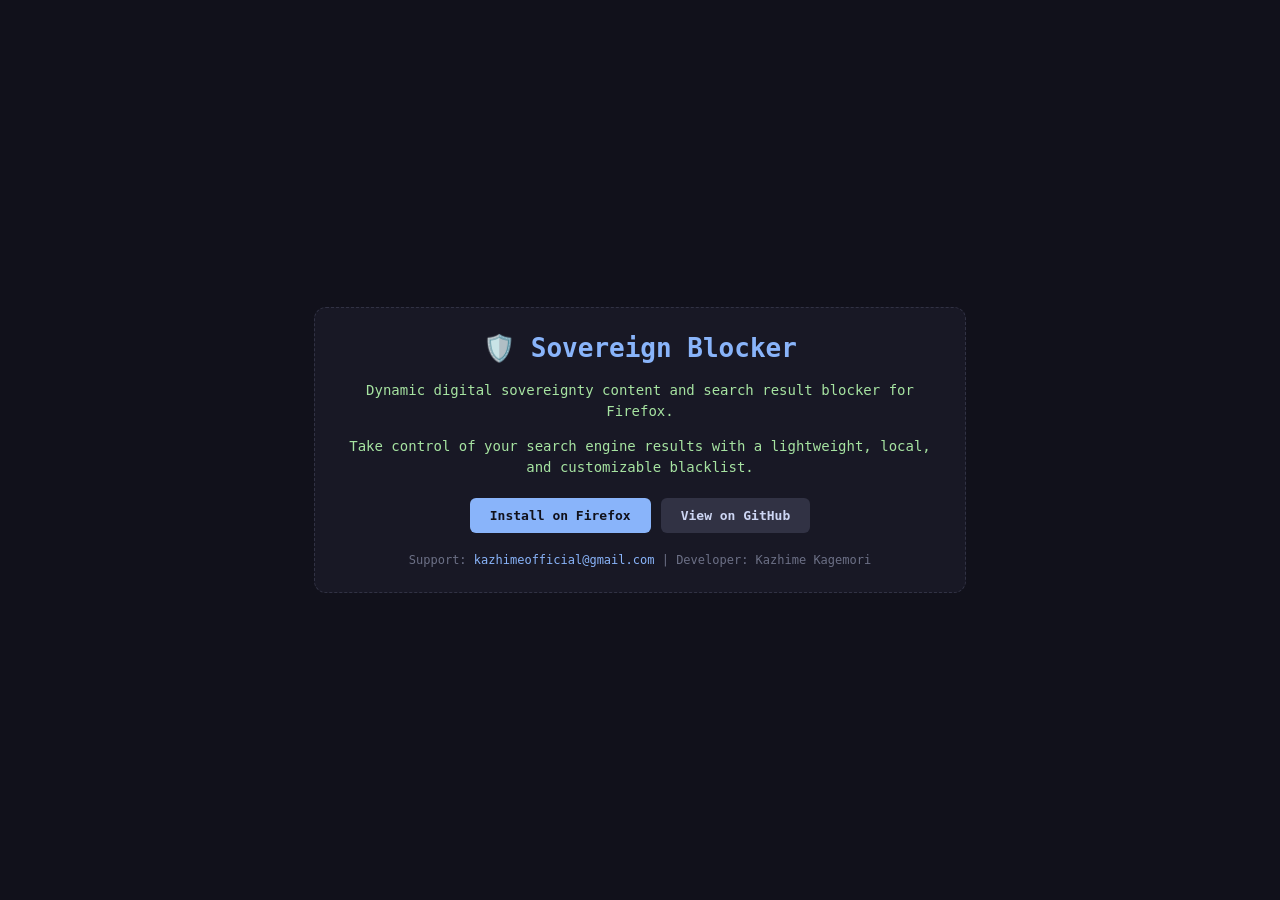
<file: index.html>
<!DOCTYPE html>
<html lang="en">
<head>
    <meta charset="UTF-8">
    <meta name="viewport" content="width=device-width, initial-scale=1.0">
    <title>Sovereign Blocker</title>
    <style>
        body {
            background-color: #11111b;
            color: #cdd6f4;
            font-family: monospace;
            display: flex;
            flex-direction: column;
            align-items: center;
            justify-content: center;
            height: 100vh;
            margin: 0;
        }
        .container {
            text-align: center;
            max-width: 600px;
            padding: 25px;
            border: 1px dashed #313244;
            border-radius: 12px;
            background: #181825;
        }
        h1 { color: #89b4fa; margin-top: 0; }
        p { color: #a6e3a1; font-size: 14px; line-height: 1.5; }
        .btn-group {
            margin-top: 20px;
            display: flex;
            gap: 10px;
            justify-content: center;
            flex-wrap: wrap;
        }
        .btn {
            display: inline-block;
            padding: 10px 20px;
            background: #89b4fa;
            color: #11111b;
            text-decoration: none;
            font-weight: bold;
            border-radius: 6px;
            transition: background 0.2s;
        }
        .btn:hover { background: #b4befe; }
        .btn-secondary {
            background: #313244;
            color: #cdd6f4;
        }
        .btn-secondary:hover { background: #45475a; }
        .footer {
            margin-top: 20px;
            font-size: 12px;
            color: #6c7086;
        }
        .footer a {
            color: #89b4fa;
            text-decoration: none;
        }
        .footer a:hover { text-decoration: underline; }
    </style>
</head>
<body>
    <div class="container">
        <h1>🛡️ Sovereign Blocker</h1>
        <p>Dynamic digital sovereignty content and search result blocker for Firefox.</p>
        <p>Take control of your search engine results with a lightweight, local, and customizable blacklist.</p>
        
        <div class="btn-group">
            <a class="btn" href="https://addons.mozilla.org/en-US/firefox/addon/sovereign-blocker/" target="_blank">Install on Firefox</a>
            <a class="btn btn-secondary" href="https://github.com/kazhimee/Sovereign-Blocker" target="_blank">View on GitHub</a>
        </div>

        <div class="footer">
            Support: <a href="mailto:kazhimeofficial@gmail.com">kazhimeofficial@gmail.com</a> | Developer: Kazhime Kagemori
        </div>
    </div>
</body>
</html>
</file>
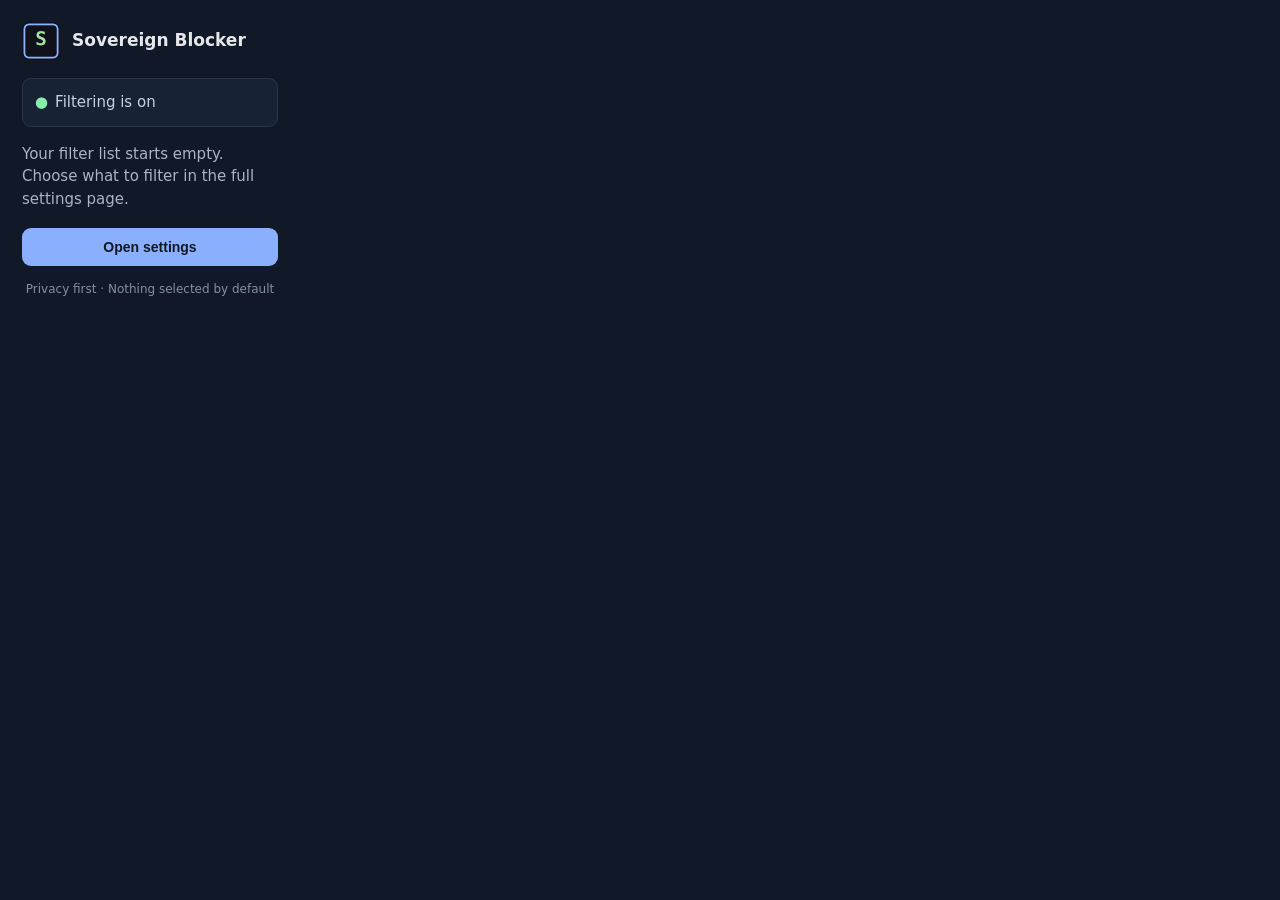
<file: popup.html>
<!doctype html>
<html lang="en">
<head>
  <meta charset="utf-8">
  <meta name="viewport" content="width=device-width, initial-scale=1">
  <title>Sovereign Blocker</title>
  <style>
    :root { color-scheme: dark; font: 15px/1.5 system-ui, sans-serif; background:#111827; color:#e5e7eb; }
    body { width:300px; margin:0; padding:22px; box-sizing:border-box; }
    header { display:flex; gap:12px; align-items:center; margin-bottom:18px; }
    img { width:38px; height:38px; }
    h1 { font-size:17px; margin:0; } p { color:#aab4c5; margin:5px 0 18px; }
    button { width:100%; padding:11px 14px; border:0; border-radius:9px; background:#8bafff; color:#101827; font-weight:700; font-size:14px; cursor:pointer; }
    button:hover { background:#a9c2ff; }
    .status { border:1px solid #29364a; background:#182235; border-radius:9px; padding:12px; margin-bottom:16px; color:#c5d0e0; }
    .dot { color:#86efac; margin-right:7px; }
    footer { margin-top:14px; text-align:center; font-size:12px; color:#8290a5; }
  </style>
</head>
<body>
  <header><img src="icon.png" alt=""><h1>Sovereign Blocker</h1></header>
  <div class="status"><span class="dot">●</span><span id="statusText">Filtering is on</span></div>
  <p>Your filter list starts empty. Choose what to filter in the full settings page.</p>
  <button id="openSettings" type="button">Open settings</button>
  <footer>Privacy first · Nothing selected by default</footer>
  <script src="popup.js"></script>
</body>
</html>
</file>
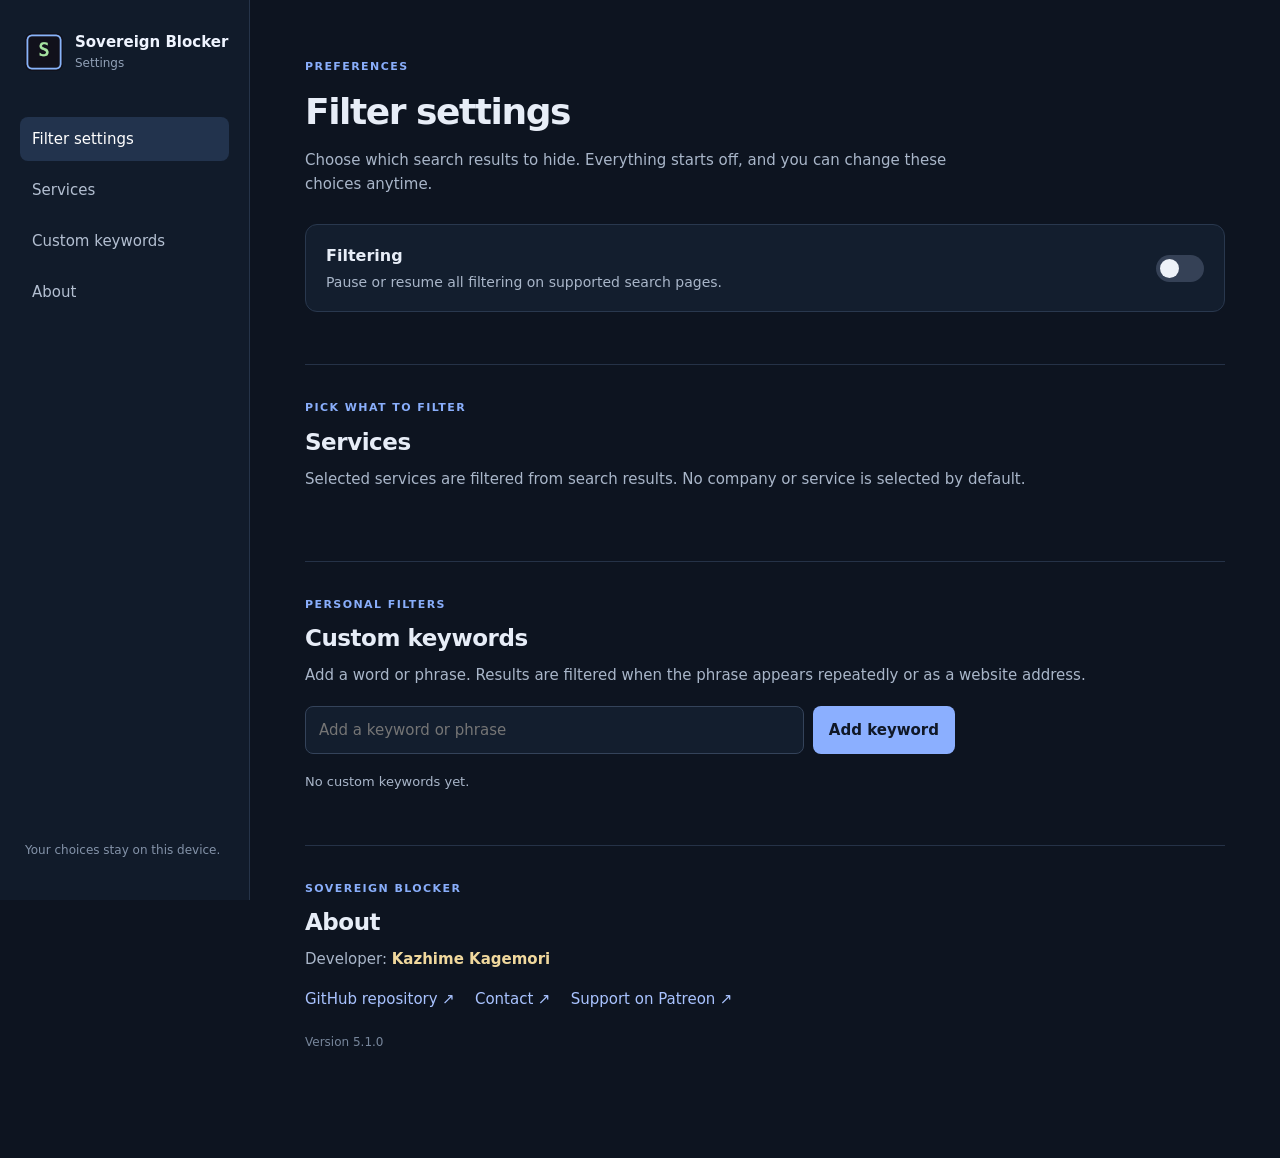
<file: settings.html>
<!doctype html>
<html lang="en">
<head>
  <meta charset="utf-8">
  <meta name="viewport" content="width=device-width, initial-scale=1">
  <title>Settings · Sovereign Blocker</title>
  <link rel="stylesheet" href="settings.css">
</head>
<body>
  <div class="layout">
    <aside class="sidebar">
      <a class="brand" href="#filters"><img src="icon.png" alt=""><span>Sovereign Blocker<small>Settings</small></span></a>
      <nav aria-label="Settings sections">
        <a class="nav-link active" href="#filters">Filter settings</a>
        <a class="nav-link" href="#services">Services</a>
        <a class="nav-link" href="#keywords">Custom keywords</a>
        <a class="nav-link" href="#about">About</a>
      </nav>
      <div class="sidebar-note">Your choices stay on this device.</div>
    </aside>
    <main>
      <section class="intro" id="filters">
        <p class="eyebrow">PREFERENCES</p>
        <h1>Filter settings</h1>
        <p>Choose which search results to hide. Everything starts off, and you can change these choices anytime.</p>
        <div class="master card">
          <div><strong>Filtering</strong><p>Pause or resume all filtering on supported search pages.</p></div>
          <label class="switch"><input type="checkbox" id="enabled"><span class="slider"></span><span class="sr-only">Enable filtering</span></label>
        </div>
      </section>
      <section class="section" id="services">
        <div class="section-head"><div><p class="eyebrow">PICK WHAT TO FILTER</p><h2>Services</h2><p>Selected services are filtered from search results. No company or service is selected by default.</p></div></div>
        <div id="serviceGroups" class="groups"></div>
      </section>
      <section class="section" id="keywords">
        <p class="eyebrow">PERSONAL FILTERS</p><h2>Custom keywords</h2>
        <p>Add a word or phrase. Results are filtered when the phrase appears repeatedly or as a website address.</p>
        <form id="keywordForm" class="add-row"><label class="sr-only" for="keywordInput">Keyword or phrase</label><input id="keywordInput" type="text" maxlength="80" placeholder="Add a keyword or phrase"><button type="submit">Add keyword</button></form>
        <div id="keywordList" class="keyword-list"></div>
        <p id="emptyKeywords" class="empty">No custom keywords yet.</p>
      </section>
      <section class="section about" id="about">
        <p class="eyebrow">SOVEREIGN BLOCKER</p><h2>About</h2>
        <p>Developer: <strong>Kazhime Kagemori</strong></p>
        <div class="about-links"><a href="https://github.com/kazhimee/Sovereign-Blocker" target="_blank" rel="noopener noreferrer">GitHub repository ↗</a><a href="mailto:kazhimeofficial@gmail.com">Contact ↗</a><a href="https://www.patreon.com/cw/kazhimee" target="_blank" rel="noopener noreferrer">Support on Patreon ↗</a></div>
        <p class="version">Version 5.1.0</p>
      </section>
      <div id="saveStatus" class="save-status" role="status" aria-live="polite"></div>
    </main>
  </div>
  <script src="settings.js"></script>
</body>
</html>
</file>
<file: settings.css>
:root { color-scheme: dark; font: 15px/1.6 system-ui, -apple-system, BlinkMacSystemFont, "Segoe UI", sans-serif; background:#0d1420; color:#e7edf7; scroll-behavior:smooth; }
* { box-sizing:border-box; }
body { margin:0; }
.layout { min-height:100vh; }
.sidebar { position:fixed; inset:0 auto 0 0; width:250px; display:flex; flex-direction:column; padding:30px 20px; background:#111b2a; border-right:1px solid #263449; }
.brand { display:flex; align-items:center; gap:12px; color:#eff4ff; font-weight:700; text-decoration:none; margin:0 0 44px 5px; }
.brand img { width:38px; height:38px; }.brand small { display:block; color:#91a0b6; font-weight:500; font-size:12px; }
nav { display:grid; gap:7px; }.nav-link { color:#b3bfd1; text-decoration:none; padding:10px 12px; border-radius:8px; }.nav-link:hover,.nav-link.active { color:#fff; background:#22334d; }
.sidebar-note { margin-top:auto; color:#8493a9; font-size:12px; padding:10px 5px; }
main { width:min(920px, calc(100% - 310px)); margin:0 auto 0 calc(250px + max(30px, (100vw - 250px - 920px)/2)); padding:58px 0 90px; }
h1 { font-size:36px; letter-spacing:-.04em; margin:0 0 8px; } h2 { font-size:23px; margin:0 0 6px; letter-spacing:-.02em; }
p { color:#a9b6c9; margin:5px 0 16px; }.intro > p:not(.eyebrow) { max-width:680px; }
.eyebrow { color:#89aefb; font-size:11px; font-weight:800; letter-spacing:.13em; margin:0 0 7px; }
.card,.service-group { background:#131e2e; border:1px solid #29384e; border-radius:12px; }
.master { display:flex; justify-content:space-between; align-items:center; gap:25px; padding:18px 20px; margin-top:28px; }.master strong { font-size:16px; }.master p { margin:2px 0 0; font-size:14px; }
.section { border-top:1px solid #253247; padding-top:34px; margin-top:52px; scroll-margin-top:24px; }.section-head { margin-bottom:18px; }.groups { display:grid; gap:16px; }.service-group { padding:19px 20px; }.group-title { display:flex; align-items:center; justify-content:space-between; gap:15px; margin-bottom:13px; }.group-title h3 { font-size:17px; margin:0; }.group-title span { font-size:12px; color:#8998ae; }.service-grid { display:grid; grid-template-columns:repeat(2,minmax(0,1fr)); gap:7px 12px; }.service-option { display:flex; align-items:center; gap:10px; padding:9px 10px; border-radius:8px; background:#182538; cursor:pointer; }.service-option:hover { background:#20314a; }.service-option input { accent-color:#8bafff; width:16px; height:16px; }.service-option span { flex:1; }.service-option small { display:block; font-size:11px; color:#8796aa; }
.add-row { display:flex; gap:9px; max-width:650px; margin:19px 0 13px; }.add-row input { flex:1; min-width:0; background:#131e2e; color:#eff4ff; border:1px solid #34435a; border-radius:8px; padding:11px 13px; font:inherit; }.add-row button { background:#8bafff; color:#101827; border:0; border-radius:8px; padding:0 16px; font:inherit; font-weight:700; cursor:pointer; }.keyword-list { display:grid; gap:8px; max-width:650px; }.keyword-item { display:flex; justify-content:space-between; align-items:center; background:#131e2e; border:1px solid #29384e; border-radius:8px; padding:9px 12px; }.keyword-item button { color:#ffabb3; background:transparent; border:0; padding:5px; cursor:pointer; font:inherit; }.empty { font-size:13px; }.about-links { display:flex; flex-wrap:wrap; gap:10px 20px; }.about-links a { color:#a9c3ff; text-decoration:none; }.about-links a:hover { text-decoration:underline; }.about strong { color:#f0d89d; }.version { margin-top:22px; font-size:12px; color:#77869b; }
.switch { position:relative; width:48px; height:27px; flex:none; }.switch input { opacity:0; width:0; height:0; }.slider { position:absolute; inset:0; border-radius:30px; background:#354156; cursor:pointer; transition:.2s; }.slider::before { content:""; position:absolute; height:19px; width:19px; left:4px; top:4px; border-radius:50%; background:#eef2f8; transition:.2s; }.switch input:checked + .slider { background:#79a5ff; }.switch input:checked + .slider::before { transform:translateX(21px); background:#101827; }.switch input:focus-visible + .slider { outline:2px solid white; outline-offset:3px; }.sr-only { position:absolute; width:1px; height:1px; padding:0; margin:-1px; overflow:hidden; clip:rect(0,0,0,0); white-space:nowrap; border:0; }.save-status { position:fixed; right:24px; bottom:20px; background:#1e3447; color:#c5f3d1; padding:8px 13px; border-radius:8px; opacity:0; transition:opacity .2s; pointer-events:none; }.save-status.show { opacity:1; }
@media(max-width:760px) { .sidebar { position:static; width:auto; padding:14px 18px; border-right:0; border-bottom:1px solid #263449; }.brand { margin:0 0 12px; }.sidebar-note { display:none; } nav { display:flex; gap:4px; overflow:auto; } .nav-link { white-space:nowrap; padding:7px 10px; font-size:13px; } main { width:auto; margin:0; padding:34px 20px 65px; } h1 { font-size:30px; } }
@media(max-width:480px) { .service-grid { grid-template-columns:1fr; }.add-row { flex-direction:column; }.add-row button { padding:11px; } }
</file>
